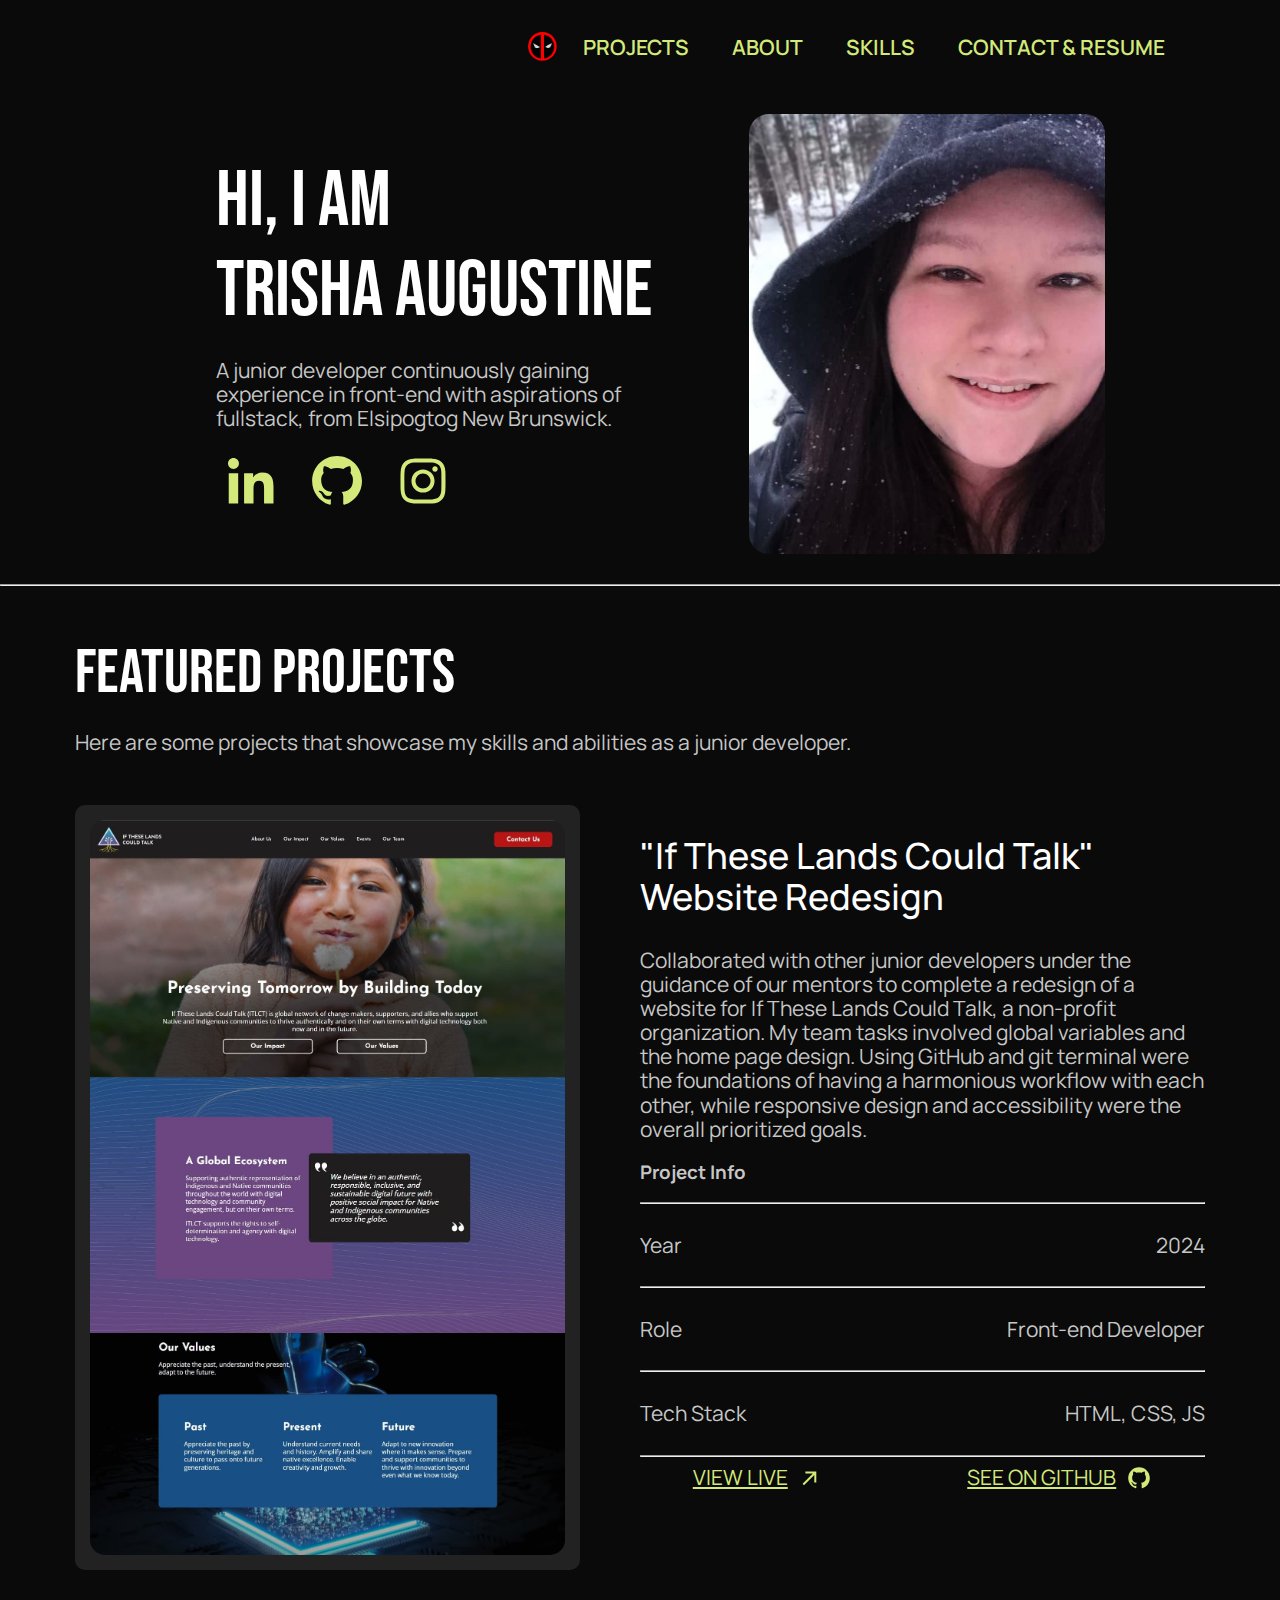
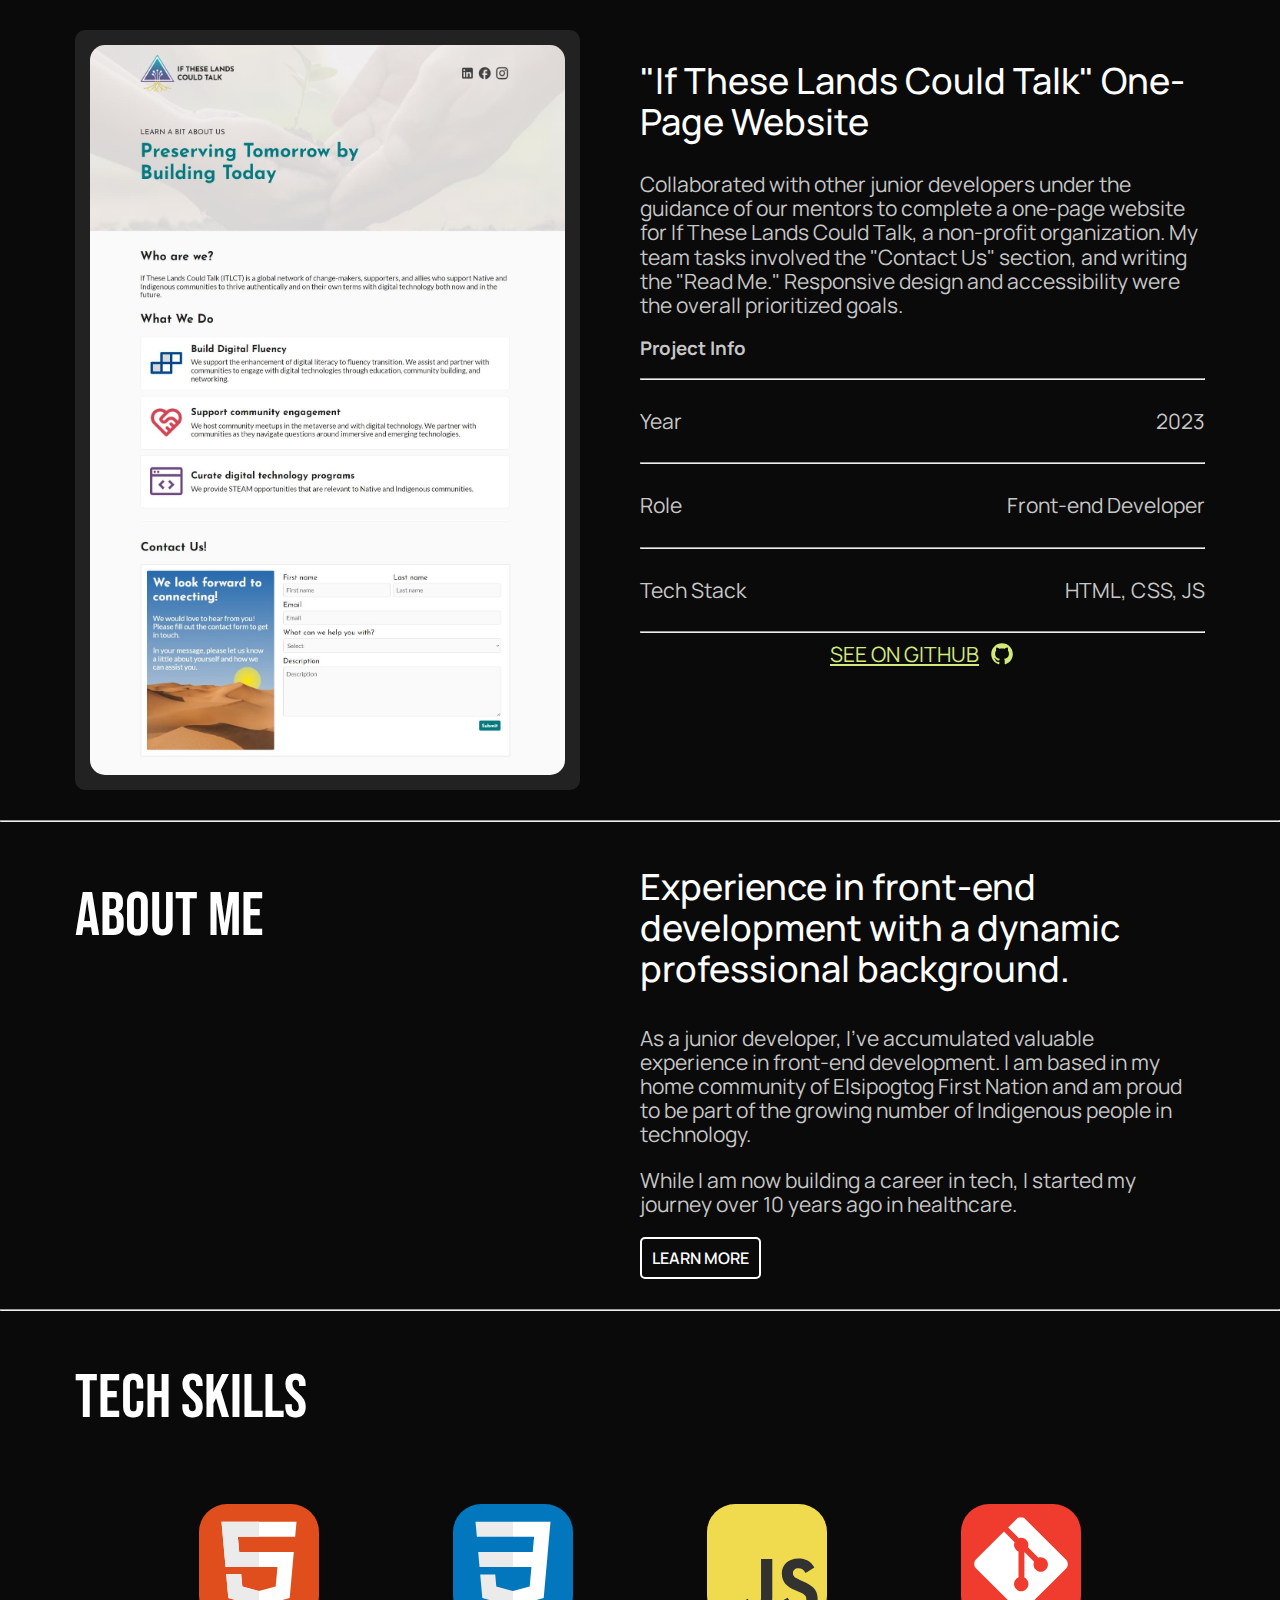
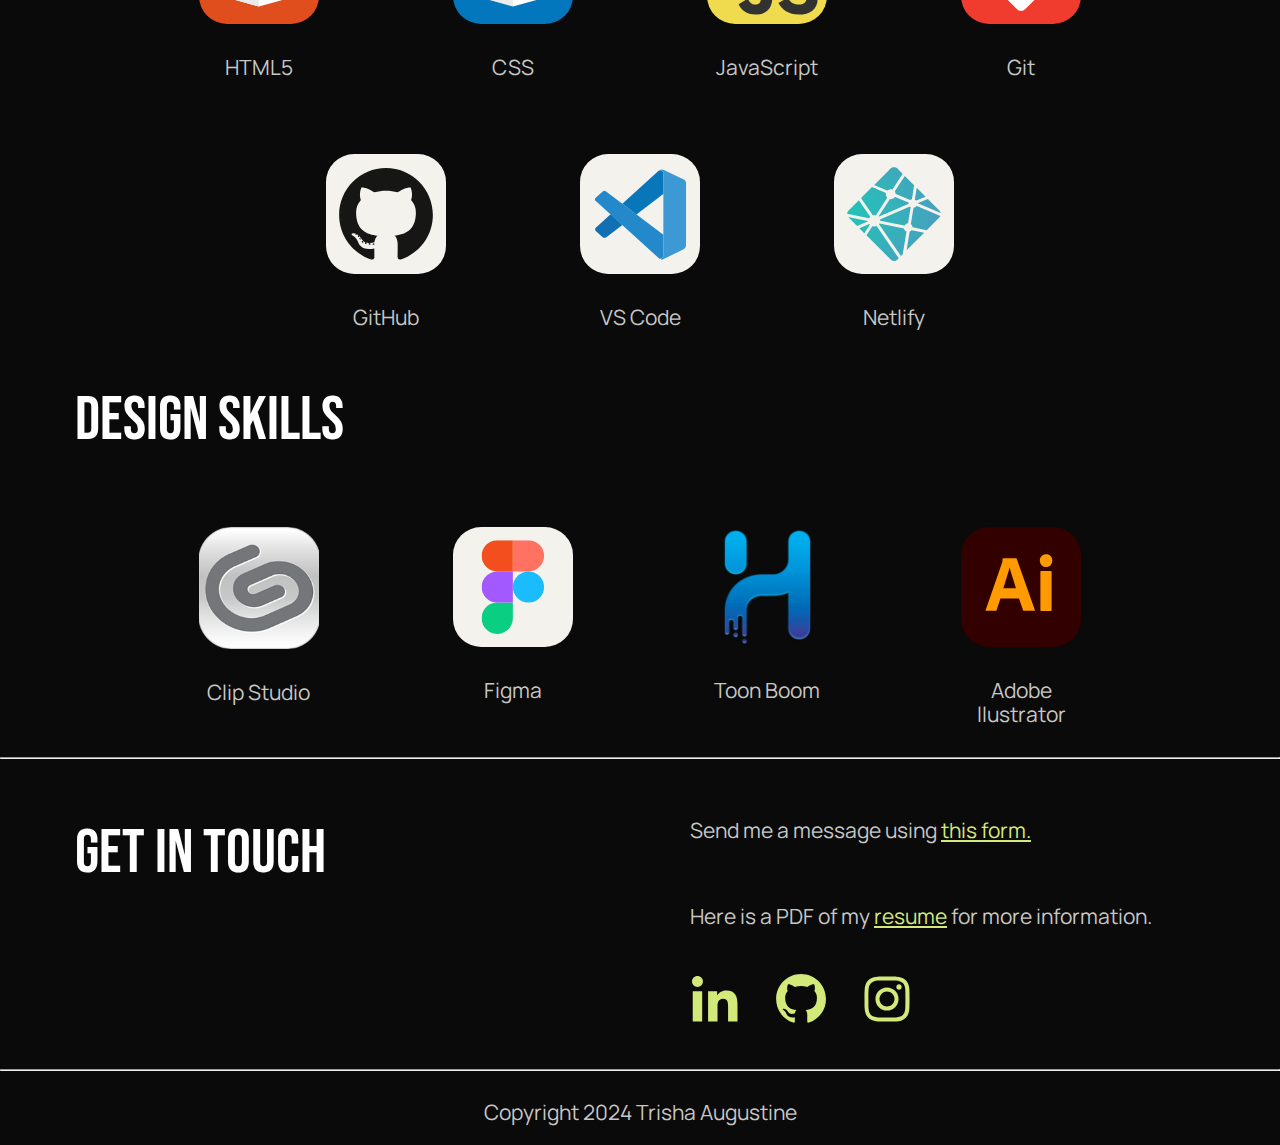
<file: index.html>
<!DOCTYPE html>
<html lang="en">
  <head>
    <meta charset="UTF-8" />
    <meta name="viewport" content="width=device-width, initial-scale=1.0" />
    <meta
      name="description"
      content="The portfolio of junior developer, Trisha Augustine. Here you can see her projects, skills and reach out to her using the contact form or links to socials."
    />
    <link rel="preconnect" href="https://fonts.googleapis.com" />
    <link rel="preconnect" href="https://fonts.gstatic.com" crossorigin />

    <link
      href="https://fonts.googleapis.com/css2?family=Bebas+Neue&family=Manrope:wght@400;500;600;700&display=swap"
      rel="stylesheet"
    />
    <link
      rel="shortcut icon"
      type="image/png"
      href="./assets/icons/favicon/favicon.ico"
    />
    <link rel="stylesheet" href="/css/normalize.css" />
    <link rel="stylesheet" href="/css/style.css" />
    <link rel="stylesheet" href="/css/home-style.css" />
    

    <title>Trisha Augustine</title>
  </head>
  <body>
    <!-- ==================
Header
==================  -->
    <header class="wrapper" id="top">
      <nav class="nav">
        <button class="anti-hero-mode" aria-label="Stylize Page">
          <img
            src="/assets/images/anti-hero-logo.png"
            alt="round deadpool logo"
          />
        </button>
        <button class="hamburger" aria-label="Menu button" aria-label="menu button" role="button" aria-expanded="false">
          <span class="line"></span>
          <span class="line"></span>
          <span class="line"></span>
        </button>

        <div class="nav-link hide">
          <a href="#projects">Projects</a>
          <a href="#about">About</a>
          <a href="#skills-stack">Skills</a>
          <a href="#connect">Contact & Resume</a>
        </div>
      </nav>
    </header>
    <!-- ==================
Hero
==================  -->
<button  onclick="topFunction()" id="topBtn">
  <img src="./assets/icons/topBtn.svg" alt="Top Button">
</button>
    <section class="hero wrapper">
      <div class="hero-column">
        <!-- intro -->
        <div class="introduction">
          <h1 class="heading-one">Hi, I am</h1>
          <span class="heading-one">Trisha Augustine</span>
          <p class="hero-intro">
            A junior developer continuously gaining experience in front-end with
            aspirations of fullstack, from Elsipogtog New Brunswick.
          </p>

          <p class="anti-hero-intro hidden">
            A junior developer with aspirations of fullstack that has been
            virtually traveling across Turtle Island, meeting new and exciting
            people, and gaining front end experience by coding for them.
          </p>
        </div>
        <!-- buttons -->
        <div class="button-container">
          <!-- linkedin -->
          <a
            href="https://www.linkedin.com/in/trisha-augustine-4b9448292/"
            target="_blank"
            rel="noopener noreferrer"
            ><img
              src="/assets/icons/bxl-linkedin.svg"
              class="socialImgLinkedin"
              alt="linkedin logo"
          /></a>
          <!-- github -->
          <a
            href="https://github.com/roguemacaroon"
            target="_blank"
            rel="noopener noreferrer"
            ><img
              src="/assets/icons/bxl-github.svg"
              class="socialImgGithub"
              alt="github logo"
          /></a>
          <!-- instagram -->
          <a
            href="https://www.instagram.com/theroguemacaroon/"
            target="_blank"
            rel="noopener noreferrer"
            ><img
              src="/assets/icons/bxl-instagram.svg"
              class="socialImgInstagram"
              alt="instagram logo"
          /></a>
        </div>
      </div>
      <!-- hero image -->

      <picture class="hero-image" id="hero-image">
        <source
          id="hero-desk-image"
          media="(min-width:1025px)"
          srcset="/assets/images/responsive-image.jpg"
        />
        <img src="assets/images/hero-image-mobile.jpg" alt="a woman smiling" />
      </picture>
    </section>
    <hr />
    <!-- ==================
featured projects
==================  -->
    <section id="projects" class="featured-projects wrapper">
      <!-- projects -->
      <div class="projects-overview">
        <h2 class="heading-two">Featured Projects</h2>
        <p>
          Here are some projects that showcase my skills and abilities as a
          junior developer.
        </p>
      </div>
      <!-- containing the entire project section -->
      <div class="project">
        <div class="card">
          <!-- start of card -->
          <a
            href="https://iftheselandscouldtalk.org/"
            target="_blank"
            rel="noopener noreferrer"
          >
            <picture class="card">
              <!-- image -->
              <source
                media="(min-width:1025px)"
                srcset="
                  /assets/images/desktop/redesign-desktop-preview-compressed.jpg
                "
              />
              <img
                src="assets/images/website-placeholder-image.jpg"
                alt="website demo"
              />
            </picture>
          </a>
        </div>
        <!-- about project -->
        <div class="project-information">
          <div>
            <!-- title -->
            <h2 class="title">"If These Lands Could Talk" Website Redesign</h2>
            <!-- description -->
            <p>
              Collaborated with other junior developers under the guidance of
              our mentors to complete a redesign of a website for If These Lands
              Could Talk, a non-profit organization. My team tasks involved
              global variables and the home page design. Using GitHub and git
              terminal were the foundations of having a harmonious workflow with
              each other, while responsive design and accessibility were the
              overall prioritized goals.
            </p>
          </div>

          <!-- project information and links -->
          <div>
            <h3>Project Info</h3>
            <hr />
            <!-- year -->
            <div class="project-details">
              <p>Year</p>
              <p>2024</p>
            </div>
            <hr />
            <!-- role -->
            <div class="project-details">
              <p>Role</p>
              <p>Front-end Developer</p>
            </div>
            <hr />
            <!-- tech stack -->
            <div class="project-details">
              <p>Tech Stack</p>
              <p>HTML, CSS, JS</p>
            </div>
            <hr />
            <!-- links to project or demos -->
            <div class="link-container">
              <a
                href="https://iftheselandscouldtalk.org/"
                target="_blank"
                rel="noopener noreferrer"
                >VIEW LIVE
                <img
                  src="/assets/icons/arrow.svg"
                  class="socialImgArrow"
                  alt="directional arrow"
                />
              </a>
              <a
                href="https://github.com/indigenousfriends/itlct-website-redesign"
                target="_blank"
                rel="noopener noreferrer"
                >SEE ON GITHUB
                <img
                  src="/assets/icons/bxl-github.svg"
                  class="socialImgGithub"
                  alt="github logo"
                />
              </a>
            </div>
          </div>
        </div>
      </div>

      <!-- project section -->
      <div class="project">
        <!-- start of card -->
        <div class="card">
          <a
            href="https://github.com/indigenousfriends/itlct-website.git"
            target="_blank"
            rel="noopener noreferrer"
          >
            <picture class="card">
              <!-- image -->
              <source
                media="(min-width:1025px)"
                srcset="
                  /assets/images/desktop/onepage-desktop-preview-compressed.jpg
                "
              />
              <img
                src="assets/images/website-placeholder-image-2.jpg"
                alt="website demo"
              />
            </picture>
          </a>
        </div>
        <!-- project info container -->
        <div class="project-information">
          <div>
            <!-- title -->
            <h2 class="title">"If These Lands Could Talk" One-Page Website</h2>
            <!-- description -->
            <p>
              Collaborated with other junior developers under the guidance of
              our mentors to complete a one-page website for If These Lands
              Could Talk, a non-profit organization. My team tasks involved the
              "Contact Us" section, and writing the "Read Me." Responsive design
              and accessibility were the overall prioritized goals.
            </p>
          </div>

          <!-- project information and links -->
          <div>
            <!-- project info heading -->
            <h3>Project Info</h3>
            <hr />
            <!-- year -->
            <div class="project-details">
              <p>Year</p>
              <p>2023</p>
            </div>
            <hr />
            <!-- role -->
            <div class="project-details">
              <p>Role</p>
              <p>Front-end Developer</p>
            </div>
            <hr />
            <!-- tech stack -->
            <div class="project-details">
              <p>Tech Stack</p>
              <p>HTML, CSS, JS</p>
            </div>
            <hr />
            <!-- links to project and or demos -->
            <div class="link-container">
              <a
                href="https://github.com/indigenousfriends/itlct-website.git"
                target="_blank"
                rel="noopener noreferrer"
                >SEE ON GITHUB
                <img
                  src="/assets/icons/bxl-github.svg"
                  class="socialImgGithub"
                  alt="github logo"
                />
              </a>
            </div>
          </div>
        </div>
      </div>
    </section>
    <hr />
    <!-- ==================
about me
==================  -->
    <section id="about" class="about-me wrapper">
      <div class="about-me-heading">
        <h2 class="heading-two">About Me</h2>
      </div>
      <!-- bio overview -->
      <div class="bio-brief">
        <p class="title hidden">
          Experience in front-end development with a dynamic professional
          background.
        </p>
        <p>
          As a junior developer, I've accumulated valuable experience in
          front-end development. I am based in my home community of Elsipogtog
          First Nation and am proud to be part of the growing number of
          Indigenous people in technology.
        </p>

        <p>
          While I am now building a career in tech, I started my journey over 10
          years ago in healthcare.
        </p>
        <!-- modal entirety -->
        <div class="modal-container">
          <!-- open modal button -->
          <button id="open-modal" class="open">LEARN MORE</button>

          <!-- modal -->
          <div id="modal" class="modal hidden">
            <!-- modal content -->
            <div class="modal-content-container">
              <!-- modal close -->
              <div class="modal-close">
                <button id="close-modal" class="close">CLICK TO CLOSE</button>
              </div>
              <!-- Modal content -->
              <div class="modal-content wrapper">
                <p class="modal-easter-egg">
                  I hope that this version of my portfolio has been an
                  opportunity for you to see the fun and creative side that
                  encompasses my personality. To create this version, I relied
                  heavily on the use of javascript functions and event listeners
                  to change and toggle css classes, as well as add and remove
                  elements from the html.
                </p>
                <!-- modal img -->
                <img
                  src="./assets/images/responsive-image.jpg"
                  class="modal-easter-egg-img"
                  alt="a woman smiling"
                />
                <p>
                  I have always been a person that is dedicated to following my
                  passions. I merged my love of helping others with my desire to
                  learn and started out in health care as a nurse and medical
                  office assistant, this branched off to birth work and adult
                  education as a perinatal educator and doula. When my own
                  health prevented me from physically helping others as a nurse,
                  I knew it was time follow paths carved by my other passions,
                  art and technology.
                </p>
                <p>
                  Fueled by a relentless pursuit of knowledge, every project is
                  a fusion of creativity, empathy, and technical proficiency,
                  while also reminding myself to take time to smile and enjoy
                  the journey. Shortcuts will get us where we are going, but how
                  we get there is the real test. My goals of personal enrichment
                  and effecting positive change remain unwavering.
                </p>
                <p>
                  Through an Internship with Indigenous Friends Association, web
                  development emerged as an undeniable calling. Learning skills
                  such as HTML, CSS, and JS, while also collaborating
                  effectively via GitHub, I've honed not just technical skills
                  but also a knack for marrying creativity with strategic
                  insight. My aspiration now revolves around evolving into a
                  proficient full-stack developer.
                </p>

                <p>
                  I embody a hybrid skill set that combines artistic prowess
                  with technical expertise and compassionate care. Throughout my
                  journey, I've cultivated an empathetic, courteous, and
                  dependable approach, while ensuring accountability in every
                  role I take.
                </p>
              </div>
            </div>
          </div>
        </div>
        <!-- end of modal! -->
<!-- img for mobile style -->
        <img
          src="/assets/images/responsive-image.jpg"
          id="about-me-image"
          alt="a woman smiling"
        />
      </div>
    </section>
    <hr />
    <!-- ==================
skills
==================  -->
    <section id="skills-stack" class="skills wrapper">
      <!-- first stack - tech -->
      <h2 class="heading-two">Tech Skills</h2>

      <div class="tech-stack">
        <ul class="skills-list">
          <!-- html -->
          <li class="skill-container">
            <div class="skill-icon">
              <img src="/assets/icons/skills/HTML.svg" alt="HTML logo" />
              <p class="skill-name">HTML5</p>
            </div>
          </li>

          <!-- css -->
          <li class="skill-container">
            <div class="skill-icon">
              <img src="/assets/icons/skills/CSS.svg" alt="CSS logo" />
              <p class="skill-name">CSS</p>
            </div>
          </li>

          <!-- javascript -->
          <li class="skill-container">
            <div class="skill-icon">
              <img
                src="/assets/icons/skills/JavaScript.svg"
                alt="JavaScript logo"
              />
              <p class="skill-name">JavaScript</p>
            </div>
          </li>

          <!-- git -->
          <li class="skill-container">
            <div class="skill-icon">
              <img src="/assets/icons/skills/Git.svg" alt="Git logo" />
              <p class="skill-name">Git</p>
            </div>
          </li>

          <!-- github -->
          <li class="skill-container">
            <div class="skill-icon">
              <img
                src="/assets/icons/skills/Github-Light.svg"
                alt="Github logo"
              />
              <p class="skill-name">GitHub</p>
            </div>
          </li>

          <!-- vscode -->
          <li class="skill-container">
            <div class="skill-icon">
              <img
                src="/assets/icons/skills/VSCode-Light.svg"
                alt="VS Code logo"
              />
              <p class="skill-name">VS Code</p>
            </div>
          </li>

          <!-- netlify -->
          <li class="skill-container">
            <div class="skill-icon">
              <img
                src="/assets/icons/skills/Netlify-Light.svg"
                alt="Netlify logo"
              />
              <p class="skill-name">Netlify</p>
            </div>
          </li>

        </ul>
      </div>

      <!-- second stack - design -->
      <h2 class="heading-two">Design Skills</h2>
      <div class="design-stack">
        <ul class="skills-list">
          <!-- clip studio paint -->
          <li class="skill-container">
            <div class="skill-icon">
              <img
                src="/assets/icons/skills/clip-studio-paint.png"
                alt="Clip Studio Paint logo"
              />
              <p class="skill-name">Clip Studio</p>
            </div>
          </li>
          <!-- figma -->
          <li class="skill-container">
            <div class="skill-icon">
              <img
                src="/assets/icons/skills/Figma-Light.svg"
                alt="figma logo"
              />
              <p class="skill-name">Figma</p>
            </div>
          </li>
          <!-- toonboom -->
          <li class="skill-container">
            <div class="skill-icon">
              <img
                src="/assets/icons/skills/Harmony.png"
                alt="toonboom harmony logo"
              />
              <p class="skill-name">Toon Boom</p>
            </div>
          </li>
          <!-- illustrator -->
          <li class="skill-container">
            <div class="skill-icon">
              <img
                src="/assets/icons/skills/Illustrator.svg"
                alt="Illustrator logo"
              />
              <p class="skill-name">Adobe llustrator</p>
            </div>
          </li>
        </ul>
      </div>
    </section>
    <hr />
    <!-- ==================
let's connect
==================  -->
    <section id="connect" class="lets-connect wrapper">
      <div class="lets-connect-container">
        <div class="connect-heading">
          <h2 class="heading-two">Get in Touch</h2>
        </div>
        <div class="connect-info">
          <p>
            Send me a message using <a href="/contact-me.html">this form.</a>
          </p>
          <p>
            Here is a PDF of my
            <!-- resume pdf -->
            <a
              href="/pdf/trisha-augustine-resume.pdf"
              target="_blank"
              aria-label="View Trisha's resume as a PDF here"
              >resume</a
            >
            for more information.
          </p>
          <!-- div holding social icons -->
          <div class="button-container">
            <!-- linkedin -->
            <a
              href="https://www.linkedin.com/in/trisha-augustine-4b9448292/"
              target="_blank"
              rel="noopener noreferrer"
              ><img
                src="/assets/icons/bxl-linkedin.svg"
                class="socialImgLinkedin"
                alt="linkedin logo"
            /></a>
            <!-- github -->
            <a
              href="https://github.com/roguemacaroon"
              target="_blank"
              rel="noopener noreferrer"
              ><img
                src="/assets/icons/bxl-github.svg"
                class="socialImgGithub"
                alt="github logo"
            /></a>
            <!-- instagram -->
            <a
              href="https://www.instagram.com/theroguemacaroon/"
              target="_blank"
              rel="noopener noreferrer"
              ><img
                src="/assets/icons/bxl-instagram.svg"
                class="socialImgInstagram"
                alt="instagram logo"
            /></a>
          </div>
        </div>
      </div>
    </section>
    <hr />
    <!-- ==================
footer
==================  -->
    <footer class="wrapper">
      <p class="hero-intro">Copyright 2024 Trisha Augustine</p>
      <p class="anti-hero-intro hidden">Copyright 2024 Trisha Augustine</p>
      
    </footer>
    <script src="/javascript/script.js"></script>
  </body>
</html>
</file>
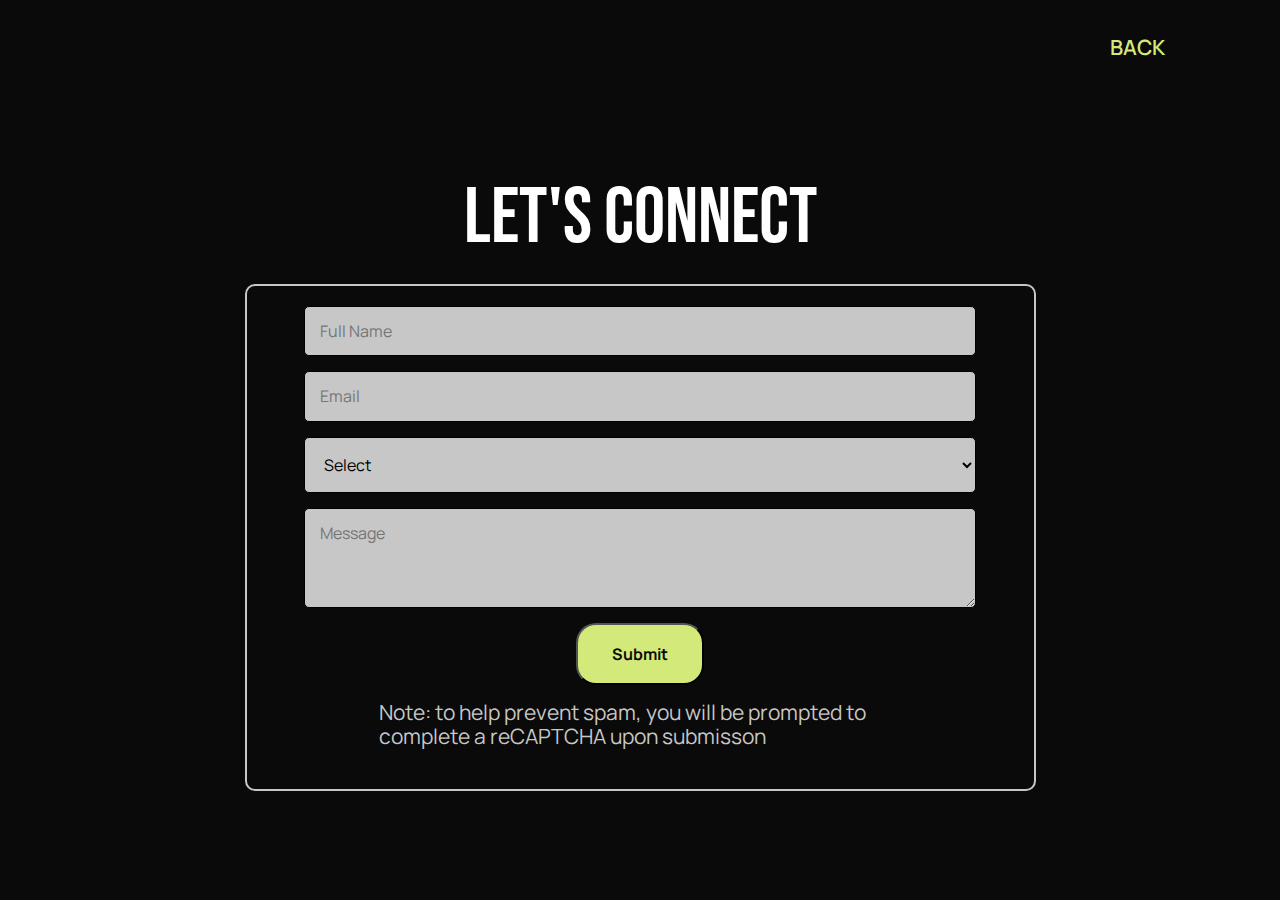
<file: contact-me.html>
<!DOCTYPE html>
<html lang="en">
  <head>
    <meta charset="UTF-8" />
    <meta name="viewport" content="width=device-width, initial-scale=1.0" />
    <meta
      name="description"
      content="This page includes a contact form to contact Trisha Augustine."
    />
    <link rel="preconnect" href="https://fonts.googleapis.com" />
    <link rel="preconnect" href="https://fonts.gstatic.com" crossorigin />
    <link
      href="https://fonts.googleapis.com/css2?family=Bebas+Neue&family=Manrope:wght@400;500;600;700&display=swap"
      rel="stylesheet"
    />
    <link
      rel="shortcut icon"
      type="image/png"
      href="./assets/icons/favicon/favicon.ico"
    />
    <link rel="stylesheet" href="/css/normalize.css" />
    <link rel="stylesheet" href="/css/style.css" />
    <link rel="stylesheet" href="/css/home-style.css" />
    <title>Let's Connect</title>
  </head>
  <body>
    <!-- ==================
Header
==================  -->
    <!-- start of the header section -->
    <header class="wrapper" id="top">
      <nav class="nav">
        <button class="hamburger">
          <span class="line"></span>
          <span class="line"></span>
          <span class="line"></span>
        </button>

        <div class="nav-link hide">
          <a href="/index.html">Back</a>
        </div>
      </nav>
    </header>
    <!-- ==================
Contact form
==================  -->
    <section class="wrapper contact-me">
      <h1 class="heading-one">Let's Connect</h1>
      <!-- start of form -->
      <form
        aria-label="Contact Form"
        action="https://formspree.io/f/mvoekqoj"
        method="POST"
      >
        <!-- full name -->
        <input
          type="text"
          name="Name"
          placeholder="Full Name"
          aria-label="Full Name"
          required
        />
        <!-- email -->
        <input
          type="email"
          name="Email"
          placeholder="Email"
          aria-label="Email"
          required
        />
        <!-- drop down select -->
        <select name="Inquiry" aria-label="Select Inquiry Reason">
          <option disabled selected>Select</option>
          <option>Question/Comment</option>
          <option>Employment Opportunity</option>
          <option>Collaboration Opportunity</option>
        </select>
        <!-- text area -->
        <textarea
          name="Message"
          placeholder="Message"
          aria-label="Message box"
          required
        ></textarea>
        <!-- submit button -->
        <button type="submit">Submit</button>
        <p>
          Note: to help prevent spam, you will be prompted to complete a
          reCAPTCHA upon submisson
        </p>
      </form>
    </section>
    <!-- header script -->
    <script src="/javascript/script.js"></script>
  </body>
</html>
</file>
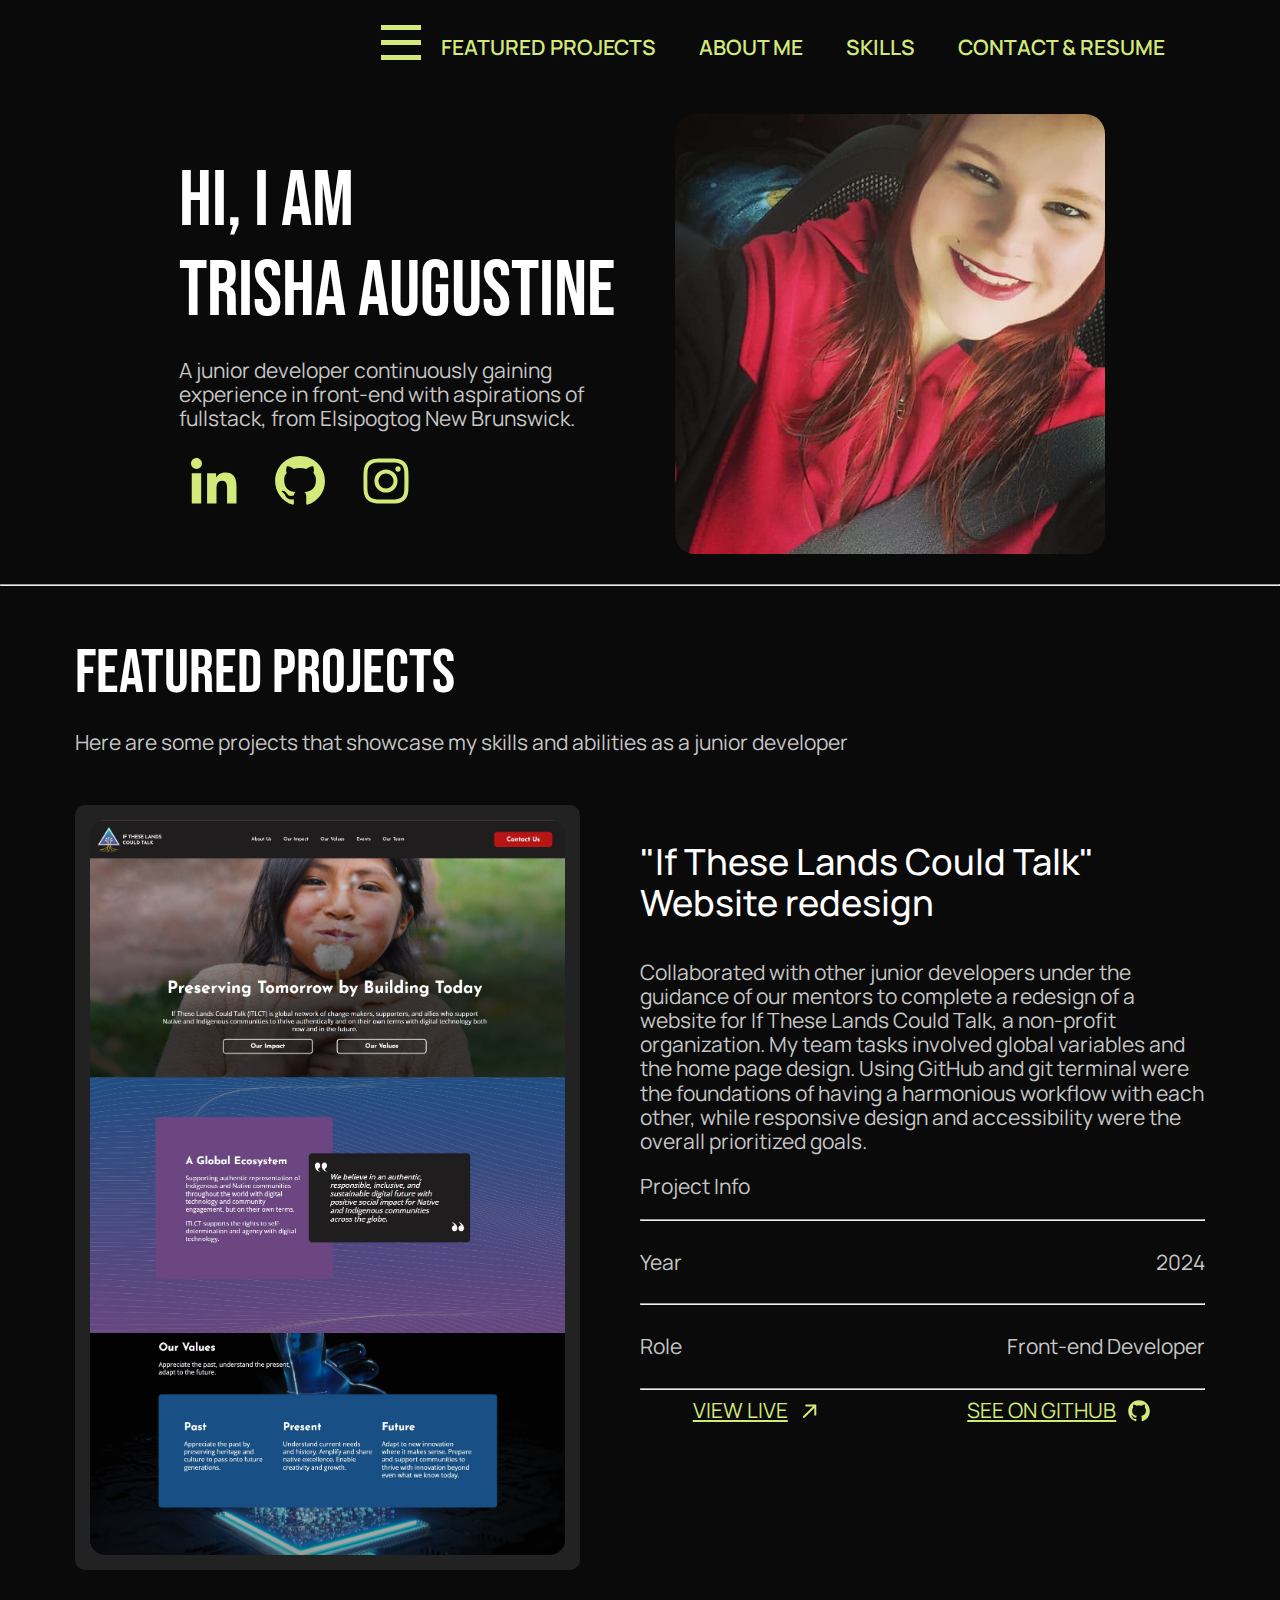
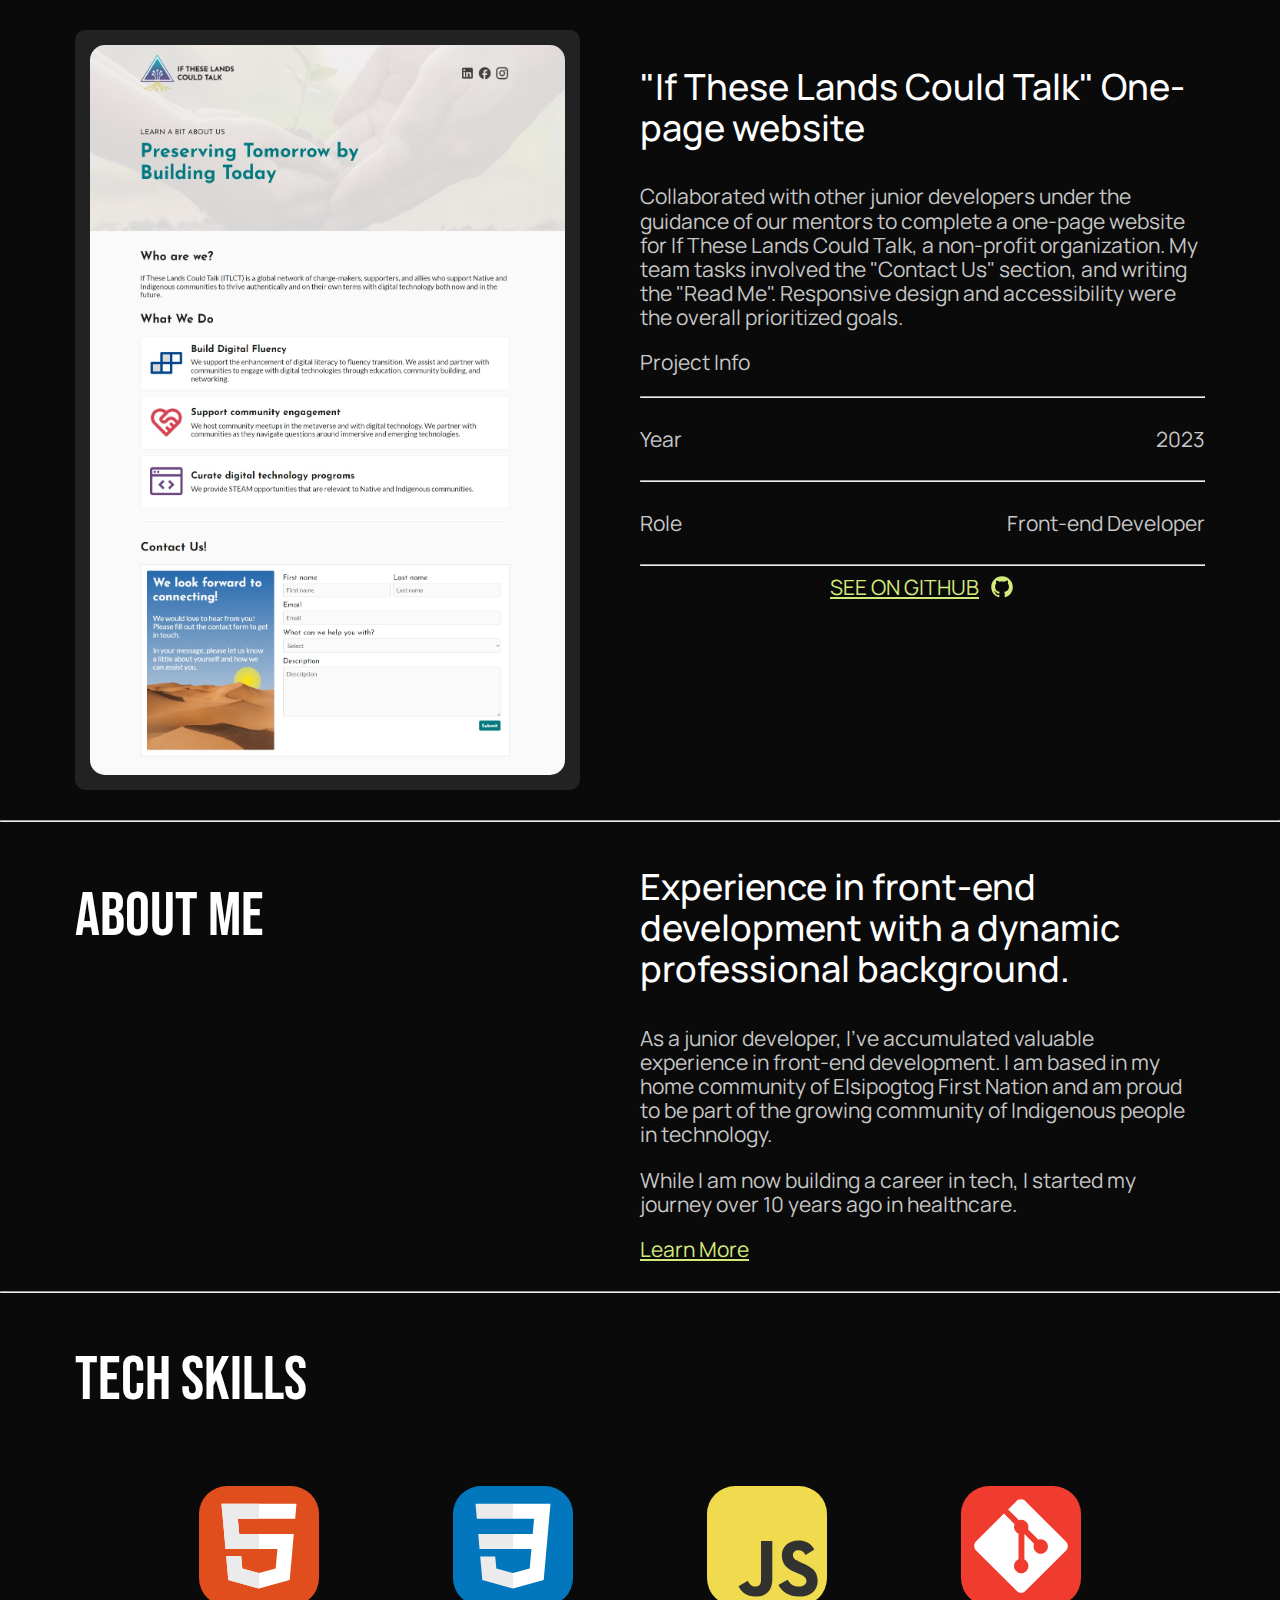
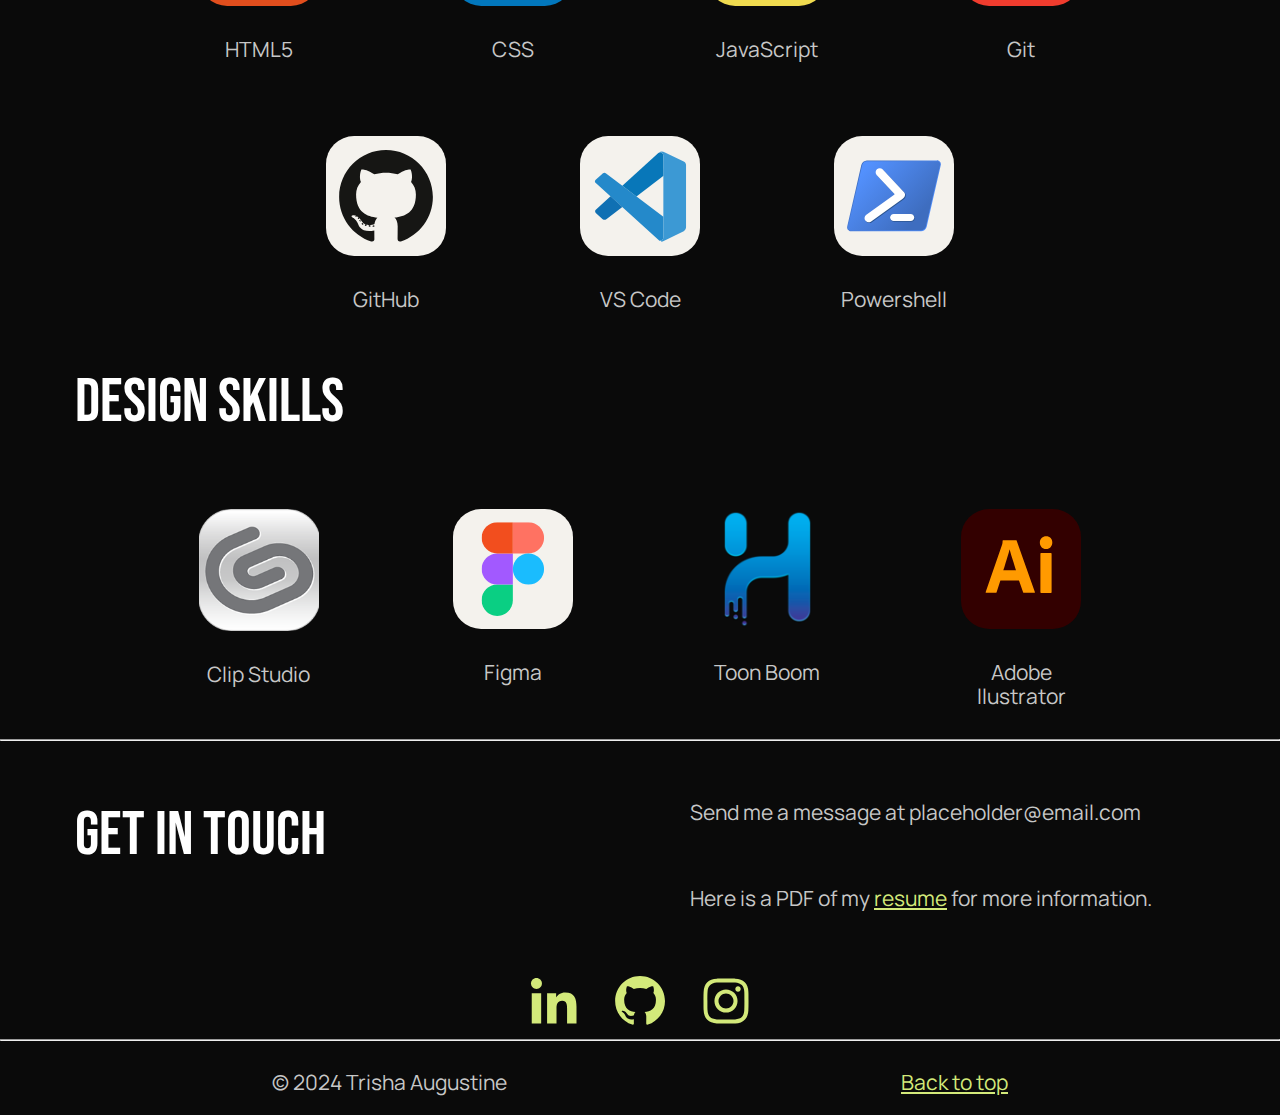
<file: header.html>
<!DOCTYPE html>
<html lang="en">
  <head>
    <meta charset="UTF-8" />
    <meta name="viewport" content="width=device-width, initial-scale=1.0" />
    <link rel="preconnect" href="https://fonts.googleapis.com" />
    <link rel="preconnect" href="https://fonts.gstatic.com" crossorigin />
    <link
      href="https://fonts.googleapis.com/css2?family=Bebas+Neue&family=Manrope:wght@400;500;600;700&display=swap"
      rel="stylesheet"
    />
    <link rel="stylesheet" href="/css/normalize.css" />
    <link rel="stylesheet" href="/css/style.css" />
    <link rel="stylesheet" href="/css/home-style.css" />
    <title>Portfolio Project</title>
  </head>
  <body>
    <!-- ==================
Header
==================  -->
    <!-- start of the header section -->
    <header class="wrapper" id="top">
      <nav class="nav">
        <div class="hamburger">
          <span class="line"></span>
          <span class="line"></span>
          <span class="line"></span>
        </div>

        <div class="nav-link hide">
          <a href="#projects">Featured Projects</a>
          <a href="#about">About Me</a>
          <a href="#skills-stack">Skills</a>
          <a href="#connect">Contact & Resume</a>
        </div>
      </nav>
    </header>

    <!-- ==================
Hero
==================  -->
    <!-- this is the start of the section -->
    <section class="hero wrapper">
      <div class="hero-column">
        <!-- this div contains the introduction header and paragraph -->
        <div class="introduction">
          <p class="heading-one">Hi, I am</p>
          <span class="heading-one">Trisha Augustine</span>
          <p>
            A junior developer continuously gaining experience in front-end with
            aspirations of fullstack, from Elsipogtog New Brunswick.
          </p>
        </div>
        <!-- this div holds the buttons -->
        <div class="button-container">
          <!-- <button class="contact-btn">Contact Me</button> -->
          <a
            href="https://www.linkedin.com/in/trisha-augustine-4b9448292/"
            target="_blank"
            ><img src="/assets/icons/bxl-linkedin.svg.svg" alt="linkedin logo"
          /></a>
          <a href="https://github.com/roguemacaroon" target="_blank"
            ><img src="/assets/icons/bxl-github.svg.svg" alt="github logo"
          /></a>
          <a href="https://www.instagram.com/theroguemacaroon/" target="_blank"
            ><img
              src="/assets/icons/bxl-instagram.svg.svg"
              alt="instagram logo"
          /></a>
        </div>
      </div>
      <!-- this div is the hero image -->
      <div class="hero-image">
        <img
          src="/assets/images/placeholder-profile-mobile.jpg"
          alt="a woman smiling"
        />
      </div>
    </section>
    <!-- giving a physical division to the end of the section -->
    <hr />
    <!-- ==================
featured projects
==================  -->
    <!-- this is the start of the section -->
    <section id="projects" class="featured-projects wrapper">
      <div class="projects-overview">
        <h2 class="heading-two">Featured Projects</h2>
        <p>
          Here are some projects that showcase my skills and abilities as a
          junior developer
        </p>
      </div>
      <!-- containing the entire project section -->
      <div class="project">
        <div class="card">
          <!-- class of card to keep all cards uniform -->
          <picture class="card">
            <!-- image placeholder for website -->
            <source
              media="(min-width:1025px)"
              srcset="/assets/images/desktop/redesign-desktop-preview.jpg"
            />
            <img
              src="assets/images/website-placeholder-image.jpg"
              alt="website demo"
            />
          </picture>
        </div>
        <div class="project-information">
          <div>
            <!-- what project was -->
            <p class="title">"If These Lands Could Talk" Website redesign</p>
            <!-- about the project -->
            <p>
              Collaborated with other junior developers under the guidance of
              our mentors to complete a redesign of a website for If These Lands
              Could Talk, a non-profit organization. My team tasks involved
              global variables and the home page design. Using GitHub and git
              terminal were the foundations of having a harmonious workflow with
              each other, while responsive design and accessibility were the
              overall prioritized goals.
            </p>
          </div>

          <!-- project information and links -->
          <div>
            <p>Project Info</p>
            <hr />
            <div class="project-details">
              <p>Year</p>
              <p>2024</p>
            </div>
            <hr />
            <div class="project-details">
              <p>Role</p>
              <p>Front-end Developer</p>
            </div>
            <hr />
            <div class="link-container">
              <a href="https://iftheselandscouldtalk.org/" target="_blank"
                >VIEW LIVE <img src="/assets/icons/arrow.svg" alt="arrow"
              /></a>
              <a
                href="https://github.com/indigenousfriends/itlct-website-redesign.git"
                target="_blank"
                >SEE ON GITHUB
                <img src="/assets/icons/bxl-github.svg.svg" alt="GitHub logo"
              /></a>
            </div>
          </div>
        </div>
      </div>

      <!-- containing the entire project section -->
      <div class="project">
      <div class="card">
        <!-- class of card to keep all cards uniform -->
        <picture class="card">
          <!-- image placeholder for website -->
          <source
            media="(min-width:1025px)"
            srcset="/assets/images/desktop/onepage-desktop-preview.jpg"
          />
          <img
            src="assets/images/website-placeholder-image-2.jpg"
            alt="website demo"
          />
        </picture>
      </div>
        <div class="project-information">
          <div>
            <!-- what project was -->
            <p class="title">"If These Lands Could Talk" One-page website</p>
            <!-- about the project -->
            <p>
              Collaborated with other junior developers under the guidance of
              our mentors to complete a one-page website for If These Lands
              Could Talk, a non-profit organization. My team tasks involved the
              "Contact Us" section, and writing the "Read Me". Responsive design
              and accessibility were the overall prioritized goals.
            </p>
          </div>

          <!-- project information and links -->
          <div>
            <p>Project Info</p>
            <hr />
            <div class="project-details">
              <p>Year</p>
              <p>2023</p>
            </div>
            <hr />
            <div class="project-details">
              <p>Role</p>
              <p>Front-end Developer</p>
            </div>
            <hr />
            <div class="link-container">
              <a
                href="https://github.com/indigenousfriends/itlct-website.git"
                target="_blank"
                >SEE ON GITHUB
                <img src="/assets/icons/bxl-github.svg.svg" alt="GitHub logo"
              /></a>
            </div>
          </div>
        </div>
      </div>
    </div>
    </section>
    <hr />
    <section id="about" class="about-me wrapper">
      <div class="about-me-heading">
        <h2 class="heading-two">About Me</h2>
      </div>
      <div class="bio-brief">
        <p class="title hidden">
          Experience in front-end development with a dynamic professional
          background.
        </p>
        <p>
          As a junior developer, I've accumulated valuable experience in front-end development.
          I am based in my home community of Elsipogtog First Nation and am proud to be
          part of the growing community of Indigenous people in technology.
        </p>

        <p>
          While I am now building a career in tech, I started my journey over 10
          years ago in healthcare.
        </p>

        <!-- I want this to be a modal, not a link -->
        <a href="#">Learn More</a>
        <img
          src="/assets/images/placeholder-profile-mobile.jpg"
          alt="a woman smiling"
        />
      </div>
    </section>
    <hr />
    <section id="skills-stack" class="skills wrapper">
      <!-- first stack - tech -->
      <h2 class="heading-two">Tech Skills</h2>

      <div class="tech-stack">
        <ul class="skills-list">
          <!-- html -->
          <li class="skill-container">
            <div class="skill-icon">
              <img src="/assets/icons/skills/HTML.svg" alt="HTML logo" />
              <p class="skill-name">HTML5</p>
            </div>
          </li>

          <!-- css -->
          <li class="skill-container">
            <div class="skill-icon">
              <img src="/assets/icons/skills/CSS.svg" alt="CSS logo" />
              <p class="skill-name">CSS</p>
            </div>
          </li>

          <!-- javascript -->
          <li class="skill-container">
            <div class="skill-icon">
              <img
                src="/assets/icons/skills/JavaScript.svg"
                alt="JavaScript logo"
              />
              <p class="skill-name">JavaScript</p>
            </div>
          </li>

          <!-- git -->
          <li class="skill-container">
            <div class="skill-icon">
              <img src="/assets/icons/skills/Git.svg" alt="Git logo" />
              <p class="skill-name">Git</p>
            </div>
          </li>

          <!-- github -->
          <li class="skill-container">
            <div class="skill-icon">
              <img
                src="/assets/icons/skills/Github-Light.svg"
                alt="Github logo"
              />
              <p class="skill-name">GitHub</p>
            </div>
          </li>

          <!-- vscode -->
          <li class="skill-container">
            <div class="skill-icon">
              <img
                src="/assets/icons/skills/VSCode-Light.svg"
                alt="VS Code logo"
              />
              <p class="skill-name">VS Code</p>
            </div>
          </li>

          <!-- powershell -->
          <li class="skill-container">
            <div class="skill-icon">
              <img
                src="/assets/icons/skills/Powershell-Light.svg"
                alt="Powershell logo"
              />
              <p class="skill-name">Powershell</p>
            </div>
          </li>
        </ul>
      </div>
      <!-- second stack - design -->
      <h2 class="heading-two">Design Skills</h2>
      <div class="design-stack">
        <ul class="skills-list">
          <!-- clip studio paint -->
          <li class="skill-container">
            <div class="skill-icon">
              <img
                src="/assets/icons/skills/clip-studio-paint.png"
                alt="Clip Studio Paint logo"
              />
              <p class="skill-name">Clip Studio</p>
            </div>
          </li>
          <!-- figma -->
          <li class="skill-container">
            <div class="skill-icon">
              <img
                src="/assets/icons/skills/Figma-Light.svg"
                alt="figma logo"
              />
              <p class="skill-name">Figma</p>
            </div>
          </li>
          <!-- toonboom -->
          <li class="skill-container">
            <div class="skill-icon">
              <img
                src="/assets/icons/skills/Harmony.png"
                alt="toonboom harmony logo"
              />
              <p class="skill-name">Toon Boom</p>
            </div>
          </li>          
          <!-- illustrator -->
          <li class="skill-container">
            <div class="skill-icon">
              <img
                src="/assets/icons/skills/Illustrator.svg"
                alt="Illustrator logo"
              />
              <p class="skill-name">Adobe llustrator</p>
            </div>
          </li>
        </ul>
      </div>
    </section>
    <hr />
    <section id="connect" class="lets-connect wrapper">
      <div class="lets-connect-container">
        <div class="connect-heading">
          <h2 class="heading-two">Get in Touch</h2>
        </div>
        <div class="connect-info">
          <p>Send me a message at placeholder@email.com</p>
          <p>Here is a PDF of my <a href="/pdf/resume-website-version.pdf" target="_blank">resume</a> for more information.</p>
        </div>
      </div>
      <div class="button-container">
        <a
          href="https://www.linkedin.com/in/trisha-augustine-4b9448292/"
          target="_blank"
          ><img src="/assets/icons/bxl-linkedin.svg.svg" alt="linkedin logo"
        /></a>
        <a href="https://github.com/roguemacaroon" target="_blank"
          ><img src="/assets/icons/bxl-github.svg.svg" alt="github logo"
        /></a>
        <a href="https://www.instagram.com/theroguemacaroon/" target="_blank"
          ><img src="/assets/icons/bxl-instagram.svg.svg" alt="instagram logo"
        /></a>
      </div>
    </section>
    <hr />
    <footer class="wrapper">
      <p>&copy 2024 Trisha Augustine</p>
      <a href="#top">Back to top</a>
    </footer>
    <script src="/javascript/header-script.js"></script>
  </body>
</html>
</file>
<file: css/home-style.css>
/* 
===================================
Header Section
===================================
*/

/* targeting the links in the header */
header a {
  text-decoration: none;
  font-family: var(--paragraph);
  color: var(--primary-yellow);
  font-weight: var(--heavy-weight);
  font-size: var(--font21);
  text-transform: uppercase;
}

/* targeting the nav bar itself */
.nav {
  display: flex;
  justify-content: flex-end;
  align-items: center;
  padding-top: var(--spacing20);
  padding-bottom: var(--spacing20);
}

/* targeting the hamburger menu */
button.hamburger {
  display: flex;
  flex-direction: column;
  align-items: center;
  justify-content: center;
  cursor: pointer;
  background-color: transparent;
  border: none;
  padding: 0;
  width: 60px;
}

/* turn off hover effects */
button.hamburger:hover {
  background-color: transparent;
}

/* editing the lines that make up the hamburger menu */
.line {
  display: block;
  width: 40px;
  height: 5px;
  margin-bottom: var(--spacing10);
  background-color: var(--primary-yellow);
}

/* adjusting hamburger button position */
button.hamburger {
  z-index: 10;
}
/* the div that holds the links/buttons in the nav menu */
.nav-link {
  position: absolute;
  width: 45%;
  top: 5rem;
  background-color: var(--angel-morning-gray);
}
/* adjusting the links position */
.nav-link a {
  display: block;
  text-align: right;
  padding: 25px 25px;
}
/* hover adjustments  */
.nav-link a:hover {
  background-color: var(--neutral-off-white);
  color: var(--neutral-black);
  transition: ease-in 0.3s;
}

/* hide so you have to click to open */
.hide {
  display: none;
}
/* 
===================================
Hero Section
===================================
*/
.hero-column {
  max-width: 700px;
  margin: 0 auto;
  justify-content: center;
}

/* targeting the buttons */

.button-container {
  display: flex;
  flex-direction: row;
  align-items: center;
  justify-content: center;
  gap: 16px;
}

.button-container img {
  width: 32px;
  height: 32px;
}

.contact-btn {
  border-radius: 20px;
  height: 40px;
  padding: 0px 10px 0px 10px;
  background-color: var(--primary-yellow);
  color: var(--neutral-black);
  font-family: var(--paragraph);
  font-weight: var(--extra-heavy-weight);
  display: flex;
  justify-content: center;
  align-items: center;
}

/* adding a rounded radius to the hero image */
.hero-image img {
  margin: 0 auto;
  margin-top: var(--spacing20);
  border-radius: 20px;
  max-height: 440px;
}

/* removing the margin from the top of the H1 */
.hero .heading-one {
  margin-top: 0;
}

/* deadpool mode button */

button.anti-hero-mode {
  background-color: transparent;
  padding: 5px;
  width: 40px;
  height: 40px;
  z-index: 10;
  border: none;
  cursor: url("/assets/images/cursor-one.png"), auto;
}

.line-change {
  background-color: var(--just-ketchup-red);
  z-index: 1;
  cursor: url("/assets/images/cursor-one.png"), auto;
}

button.hamburger {
  z-index: 30;
  cursor: url("/assets/images/cursor-one.png"), auto;
}

.mode-two {
  color: var(--canuck-red);
}

/* replacing link colors */
.anti-hero-links {
  color: var(--canuck-red);
  cursor: url("/assets/images/cursor-one.png"), auto;
}
/* 
===================================
Featured Project Section
===================================
*/

/* adding padding to the top of the project card */
.project {
  padding-top: var(--spacing30);
}

/* the card that holds the project */
.card {
  background-color: var(--background-medium-gray);
  border-radius: var(--spacing10);
}


/* targeting the image in the card */
.card img {
  display: flex;
  flex-direction: column;
  margin: 0 auto;
  padding: 15px;
  border-radius: 30px;
}

.card img:hover {
  filter: drop-shadow(10px 10px #d3e97a);
  transition: ease-in 0.3s;
  border: none;
}
/* the details under the project card */
.project-details {
  display: flex;
  flex-direction: row;
  justify-content: space-between;
}

/* the links under the project card */
.link-container {
  display: flex;
  flex-direction: row;
  justify-content: space-around;
  gap: var(--spacing40);
}

.link-container a {
  display: flex;
  align-items: center;
  gap: var(--spacing10);
}

.card.mode-two-card img:hover {
  filter: drop-shadow(10px 10px var(--anti-hero-red));
  cursor: url("/assets/images/cursor-one.png"), auto;
}

.mode-two {
  color: var(--canuck-red);
}

/* 
===================================
About Me Section
===================================
*/
section.about-me img {
  margin: 0 auto;
  width: 70%;
  border-radius: 20px;
  margin-top: var(--spacing20);
  max-width: 400px;
}
/* MODAL STYLES */
/* the entire modal section */
.modal-container {
  display: flex;
  flex-direction: column;
  justify-content: center;
  align-items: center;
}

/* the modal itself */
.modal {
  position: fixed;
  top: 0%;
  left: 0%;
  z-index: 99;
  width: 100%;
  height: 100%;
  background-color: rgba(128, 128, 128, 0.495);
  overflow-y: initial;
}
/* modal-content-container */
.modal-content-container {
  display: flex;
  flex-direction: column;
  background-color: var(--neutral-black);
  position: fixed;
  width: 90%;
  left: 50%;
  top: 50%;
  transform: translate(-50%, -50%);
  padding: 20px 0;
  border-radius: 5px;
  gap: var(--spacing20);
}
/* modal content styles */
.modal-content {
  overflow-y: auto;
  height: 70vh;
  padding: var(--spacing20);
}

/* button styles for modal */
button.open,
button.close {
  border: 2px solid var(--primary-yellow);
  color: var(--primary-yellow);
  font-weight: var(--heavy-weight);
  background-color: #f0f8ff00;
  padding: var(--spacing10);
  width: fit-content;
  border-radius: 5px;
}
button.open:hover,
button.close:hover {
  background-color: var(--primary-yellow);
  color: var(--neutral-black);
  transition: ease-in 0.3s;
}

.modal-close {
  position: relative;
  display: flex;
  justify-content: flex-start;
  padding-left: 35px;
}
#close-modal {
  position: relative;
  display: flex;
  justify-content: flex-start;
}

.modal-easter-egg,
.modal-easter-egg-img {
  display: none;
}

/* deadpool styles for modal */
button.antihero-open,
button.antihero-close {
  border: 2px solid var(--canuck-red);
  color: var(--canuck-red);
  cursor: url("/assets/images/cursor-one.png"), auto;
}
button.antihero-open:hover,
button.antihero-close:hover {
  background-color: var(--canuck-red);
  cursor: url("/assets/images/cursor-one.png"), auto;
}

/* 
===================================
Skills Section
===================================
*/
.skills {
  margin-top: var(--spacing40);
  margin-bottom: var(--spacing40);
}

.design-stack p {
  text-align: center;
}

/* targeting the list style type */
ul {
  list-style-type: none;
}

/* actual ul */
.skills-list {
  margin: 0 auto;
  width: 100%;
  display: flex;
  flex-wrap: wrap;
  justify-content: center;
  max-width: 90%;
  padding: 0;
}

/* each individual li */
.skill-container {
  width: 25%;
  min-width: 100px;
  height: 200px;
  position: relative;
}

/* div holding icon and name of icon */
.skill-icon {
  position: absolute;
  left: 0;
  right: 0;
  top: var(--spacing50);
  margin: 0 auto;
  width: 70px;
  height: fit-content;
  z-index: 10;
  margin-top: var(--spacing20);
  display: flex;
  flex-direction: row;
  flex-wrap: wrap;
  justify-content: center;
  gap: var(--spacing10);
}

/* 
===================================
Let's Connect Section
===================================
*/
/* adding some space under header */
h1 {
  margin-top: 0;
}

/* styling for the entire section */
.contact-me {
  margin: 0 auto;
  display: flex;
  flex-direction: column;
  align-items: center;
}

/* styling for form only */
form {
  margin: 0 auto;
  display: flex;
  flex-direction: column;
  width: 95%;
  gap: var(--spacing15);
  align-items: center;
  border: 2px solid var(--neutral-off-white);
  border-radius: 10px;
  padding: 20px;
}

/* targeting specific areas of the form  */
input,
select,
textarea {
  padding: var(--spacing15);
  background: var(--neutral-off-white);
  border: 1px solid black;
  border-radius: 5px;
  width: 90%;
}

/* just the textarea */
textarea {
  height: var(--spacing80);
  resize: vertical;
}

/* button style */
button {
  width: 128px;
  padding: var(--spacing20);
  border-radius: var(--border-radius20);
  cursor: pointer;
  background: var(--primary-yellow);
  color: var(--neutral-black);
  font: var(--main-headings);
  font-weight: var(--extra-heavy-weight);
}

button:hover {
  background: var(--neutral-off-white);
  color: var(--neutral-black);
  transition: ease-in 0.3s;
}
/*
===================================
Footer Section
===================================
*/
footer {
  display: flex;
  flex-direction: row;
  justify-content: space-around;
  align-items: center;
}

/*
===================================
Media Queries
===================================
*/

@media screen and (min-width: 800px) {

  form {
    width: 70%;
    margin-top: var(--spacing20);
  }
  form p {
    width: 70%;
    margin-top: 0;
  }
  textarea {
    height: var(--spacing100);
  }

  .contact-me {
    margin-top: var(--spacing80);
  }
}

/* desktop */
@media screen and (min-width: 1025px) {
  .nav-link {
    display: block;
    position: static;
    width: auto;
    margin-right: var(--spacing20);
    background: none;
  }

  .nav-link a {
    display: inline-block;
    padding: 15px 20px;
  }

  button.hamburger {
    display: none;
  }

  /*
===================================
Hero Section
===================================
*/
  /* the entire section */
  .hero {
    display: flex;
    flex-direction: row;
    gap: var(--spacing40);
    margin-bottom: var(--spacing30);
  }
  /* the write up (no image) */
  .hero-column {
    max-width: 40%;
    display: flex;
    flex-direction: column;
  }
  /* moving the buttons over to the left */
  .hero .button-container {
    justify-content: left;
  }
  .button-container img {
    width: 70px;
    height: 60px;
  }
  .hero .heading-one {
    margin-top: var(--spacing20);
  }
  .hero-image {
    position: relative;
    right: 100px;
  }
  /*
===================================
Project Section
===================================
*/
  /* the entire section */
  .project {
    display: flex;
    flex-direction: row;
    gap: var(--spacing60);
    margin-bottom: var(--spacing30);
  }

  /* the card on the dark gray background */
  .card {
    max-width: 50%;
  }
  /* the image on the card */
  .card img {
    border-radius: 30px;
  }

  /* the information write up */
  .project-information {
    max-width: 50%;
  }

  /*
===================================
About Me Section
===================================
*/
  /* making the title visible */
  .about-me .hidden {
    display: flex;
  }
  /* hiding the picture */
  .about-me img {
    display: none;
  }
  /* the entire section */
  .about-me {
    display: flex;
    flex-direction: row;
    gap: var(--spacing40);
    margin-bottom: var(--spacing30);
  }
  /* just the heading */
  .about-me-heading {
    width: 50%;
  }

  /* giving width to the about me information */
  .bio-brief {
    max-width: 50%;
  }
  /* modal styles */
  .modal.hidden {
    display: none;
  }

  /* positioning for modal */
  .modal-container {
    align-items: flex-start;
  }
  .modal-close {
    justify-content: center;
  }
  #close-modal {
    justify-content: center;
  }

  /* inverting some of the color styles */
  button.open,
  button.close {
    border: 2px solid var(--neutral-white);
    color: var(--neutral-white);
    font-weight: var(--heavy-weight);
  }
  button.open:hover,
  button.close:hover {
    border: 2px solid var(--neutral-black);
    background-color: var(--primary-yellow);
  }

  button.antihero-open,
  button.antihero-close {
    border: 2px solid var(--canuck-red);
    color: var(--canuck-red);
    cursor: url("/assets/images/cursor-one.png"), auto;
  }
  button.antihero-open:hover,
  button.antihero-close:hover {
    background-color: var(--canuck-red);
    cursor: url("/assets/images/cursor-one.png"), auto;
  }

  /*
===================================
Skills Section
===================================
*/

  .tech-stack {
    margin-bottom: var(--spacing50);
  }

  .design-stack {
    margin-bottom: var(--spacing50);
  }

  .skill-container {
    width: 25%;
    min-width: 200px;
    height: 250px;
    position: relative;
  }

  .skill-icon {
    width: 120px;
  }
  /*
===================================
Let's Connect Section
===================================
*/
  /* connect section */
  .lets-connect-container {
    display: flex;
    flex-direction: row;
    gap: var(--spacing40);
    margin-bottom: var(--spacing40);
  }
  /* width to the header */
  .connect-heading {
    width: 50%;
  }
  /* giving width to the info in the section */
  .connect-info {
    max-width: 50%;
    margin-top: var(--spacing30);
    row-gap: var(--spacing20);
    display: flex;
    flex-direction: column;
    align-items: flex-start;
  }
  .connect-info p {
    position: relative;
    left: var(--spacing10);
  }
}
</file>
<file: css/style.css>
/* 
===================================
Resets (box-sizing, normalize, etc.) 
===================================
*/

html {
  box-sizing: border-box;
  scroll-behavior: smooth;
}

*,
*:before,
*:after {
  box-sizing: inherit;
}

/* 
===================================
font families 
===================================
*/
@font-face {
  font-family: "deadpool-movie-font";
  src: url("/assets/fonts/deadpool-movie-font/deadpoolmovie-9azl-webfont.woff2")
      format("woff2"),
    url("/assets/fonts/deadpool-movie-font/deadpoolmovie-9azl-webfont.woff")
      format("woff");
  font-weight: normal;
  font-style: normal;
}

@font-face {
  font-family: "uppercut";
  src: url("/assets/fonts/uppercut/upperpunch-x3vvk-webfont.woff2")
      format("woff2"),
    url("/assets/fonts/uppercut/upperpunch-x3vvk-webfont.woff") format("woff");
  font-weight: normal;
  font-style: normal;
}

@font-face {
  font-family: "anti-hero";
  src: url("/assets/fonts/rogue-hero/rogueheroacad-webfont.woff2")
      format("woff2"),
    url("/assets/fonts/rogue-hero/rogueheroacad-webfont.woff") format("woff");
  font-weight: normal;
  font-style: normal;
}

/* 
===================================
Variables (colors, text, spacing, etc.)
===================================
*/
:root {
  /* colors */
  --neutral-black: #0a0a0a;
  --neutral-dark-gray: #484848;
  --neutral-off-white: #c7c7c7;
  --neutral-white: #ffffff;
  --primary-yellow: #d3e97a;
  --background-dark-gray: #1a1a1a;
  --background-medium-gray: #222222;
  --basic-black: #000000;
  /* anti-hero colors */
  --anti-hero-red: #a10414;
  --just-ketchup-red: #eb0017;
  --canuck-red: #F11329;
  --april-gray: #343339;
  --angel-morning-gray: #20252c;
  --captain-pool-black: #13171b;

  /* font */
  --main-headings: "Bebas Neue", sans-serif;
  --paragraph: "Manrope", sans-serif;
  --antihero-heading-one: "anti-hero";
  --antihero-heading-two: "deadpool-movie-font";
  --antihero-paragraph: "uppercut";

  /* font weight */
  --regular-weight: 400;
  --medium-weight: 500;
  --heavy-weight: 600;
  --extra-heavy-weight: 700;

  /* Font sizes */
  --font16: 1rem;
  --font21: 1.313rem;
  --font24: 1.5rem;
  --font28: 1.75rem;
  --font36: 2.25rem;
  --font38: 2.375rem;
  --font43: 2.688rem;
  --font57: 3.563rem;
  --font62: 3.875rem;
  --font78: 4.875rem;

  /* Spacing */
  --spacing10: 10px;
  --spacing15: 15px;
  --spacing20: 20px;
  --spacing30: 30px;
  --spacing40: 40px;
  --spacing50: 50px;
  --spacing60: 60px;
  --spacing80: 80px;
  --spacing100: 100px;

  /* border-radius */
  --border-radius10: 10px;
  --border-radius20: 20px;

  /* Wrappers */
  --wrapper-width-max: 1328px;
  --desktop-wrapper-width: 90%;
  --mobile-wrapper-width: 95%;
}

.hidden {
  display: none;
}

.stop-scroll {
  overflow: hidden;
}

a {
  color: var(--primary-yellow);
}
a:hover {
  background-color: #c7c7c785;
  color: var(--neutral-black);
  transition: ease-in 0.3s;
}

#topBtn {
	display: none;
	position: fixed;
	bottom: 20px;
	right: -50px;
	z-index: 99;
	border: none;
	outline: none;
	background-color: transparent; 
	cursor: pointer;
	padding: 0; 
   }
  
  #topBtn img {
	width: 50px; 
	height: 50px;
  }
  
  #topBtn:hover img {
    filter: invert(25%);
  transition: ease-in 0.3s;
  }

/* 
===================================
Accessibility
=================================== 
*/
.sr-only:not(:focus):not(:active) {
  clip: rect(0 0 0 0);
  clip-path: inset(50%);
  height: 1px;
  overflow: hidden;
  position: absolute;
  white-space: nowrap;
  width: 1px;
}

/* 
===================================
main styles
=================================== 
*/

html {
  font-size: 16px;
}

body {
  background-color: var(--neutral-black);
  font-family: var(--paragraph);
  color: var(--neutral-off-white);
  font-size: var(--font16);
  line-height: var(--line-height26);
}

/* wrapper */
.wrapper {
  max-width: 90%;
  margin: 0 auto;
}

/* Images */
img {
  max-width: 100%;
  display: block;
}

/* font styles */
.heading-one {
  font-family: var(--main-headings);
  color: var(--neutral-white);
  font-size: var(--font57);
  font-weight: var(--regular-weight);
  line-height: var(--line-height58);
  text-wrap: balance;
  margin-bottom: 0;
  transition: color 1s ease;
}

.heading-two {
  font-family: var(--main-headings);
  color: var(--neutral-white);
  font-size: var(--font43);
  font-weight: var(--regular-weight);
  line-height: var(--line-height50);
  margin-bottom: 0;
  transition: color 1s ease;
}

.title {
  color: var(--neutral-white);
  font-family: var(--paragraph);
  font-size: var(--font24);
  font-weight: var(--medium-weight);
  line-height: var(--line-height32);
}

/* replacing header-one */
.anti-hero-heading {
  font-family: var(--antihero-heading-one);
  color: var(--just-ketchup-red);
  font-size: var(--font57);
}

/* replacing heading-two */
.anti-hero-heading-two {
  font-family: var(--antihero-heading-two);
  color: var(--canuck-red);
  font-size: var(--font43);
}

/* replacing paragraph */
.anti-hero-paragraph {
  font-family: var(--antihero-paragraph);
  color: var(--neutral-white);
  font-size: var(--font24);
}

/* replacing title */
.anti-hero-title {
  font-family: var(--antihero-paragraph);
  color: var(--just-ketchup-red);
  font-size: var(--font36);
}

/* replacing link colors */
.anti-hero-links {
  color: var(--canuck-red);
  cursor: url("/assets/images/cursor-one.png"), auto;
}

@media screen and (min-width: 1025px) {
  .wrapper {
    width: 90%;
    max-width: 1130px;
  }

  p,
  .paragraph {
    font-size: var(--font21);
  }
  a,
  .anti-hero-links {
    font-size: var(--font21);
  }
  .heading-one,
  .anti-hero-heading {
    font-size: var(--font78);
    line-height: var(--line-height68);
  }

  .heading-two,
  .anti-hero-heading-two {
    font-size: var(--font62);
  }

  .title {
    font-size: var(--font36);
    line-height: var(--line-height40);
  }
  /* stylized mode */
  .anti-hero-paragraph {
    font-size: var(--font28);
  }

  h2.anti-hero-title {
    font-size: var(--font38);
  }
  h3.anti-hero-title {
    font-size: var(--font38);
  }
  .anti-hero-title {
    font-size: var(--font36);
  }

  p .anti-hero-links {
    font-size: var(--font28);
  }
}
</file>
